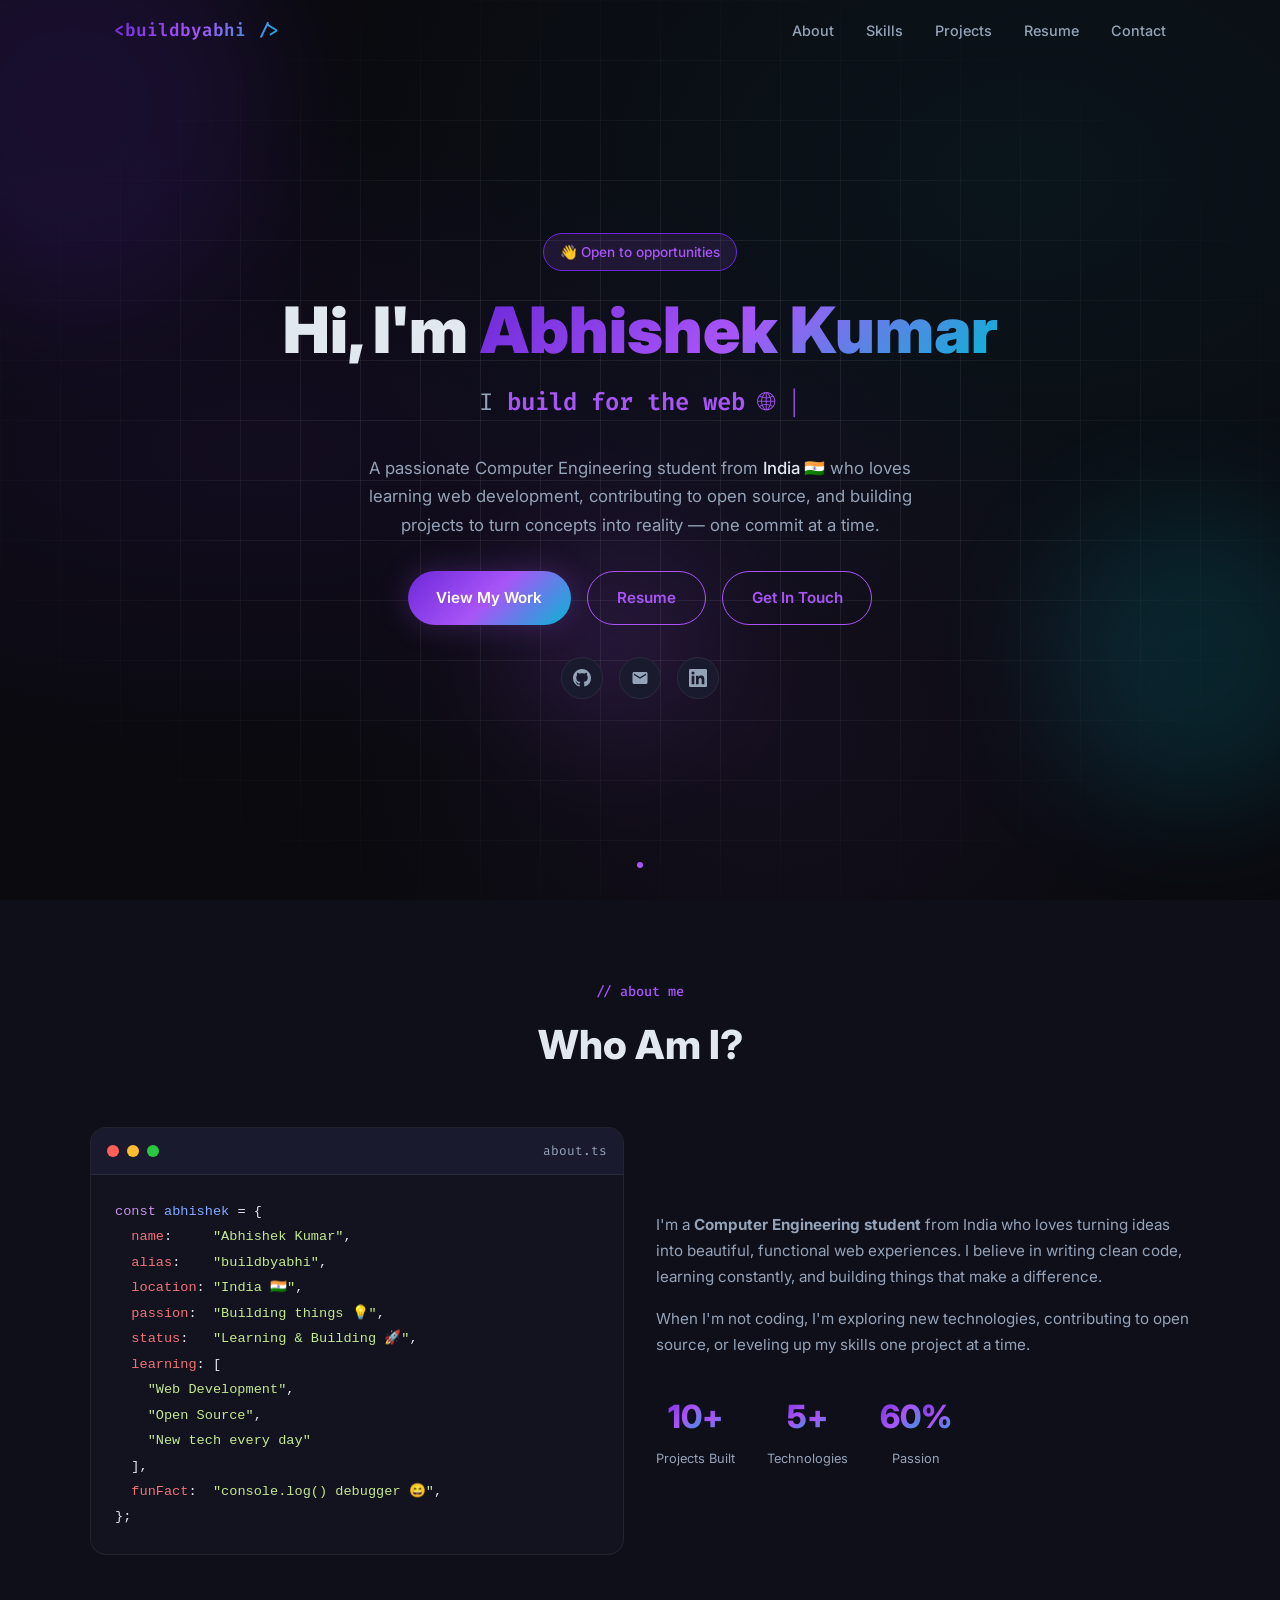
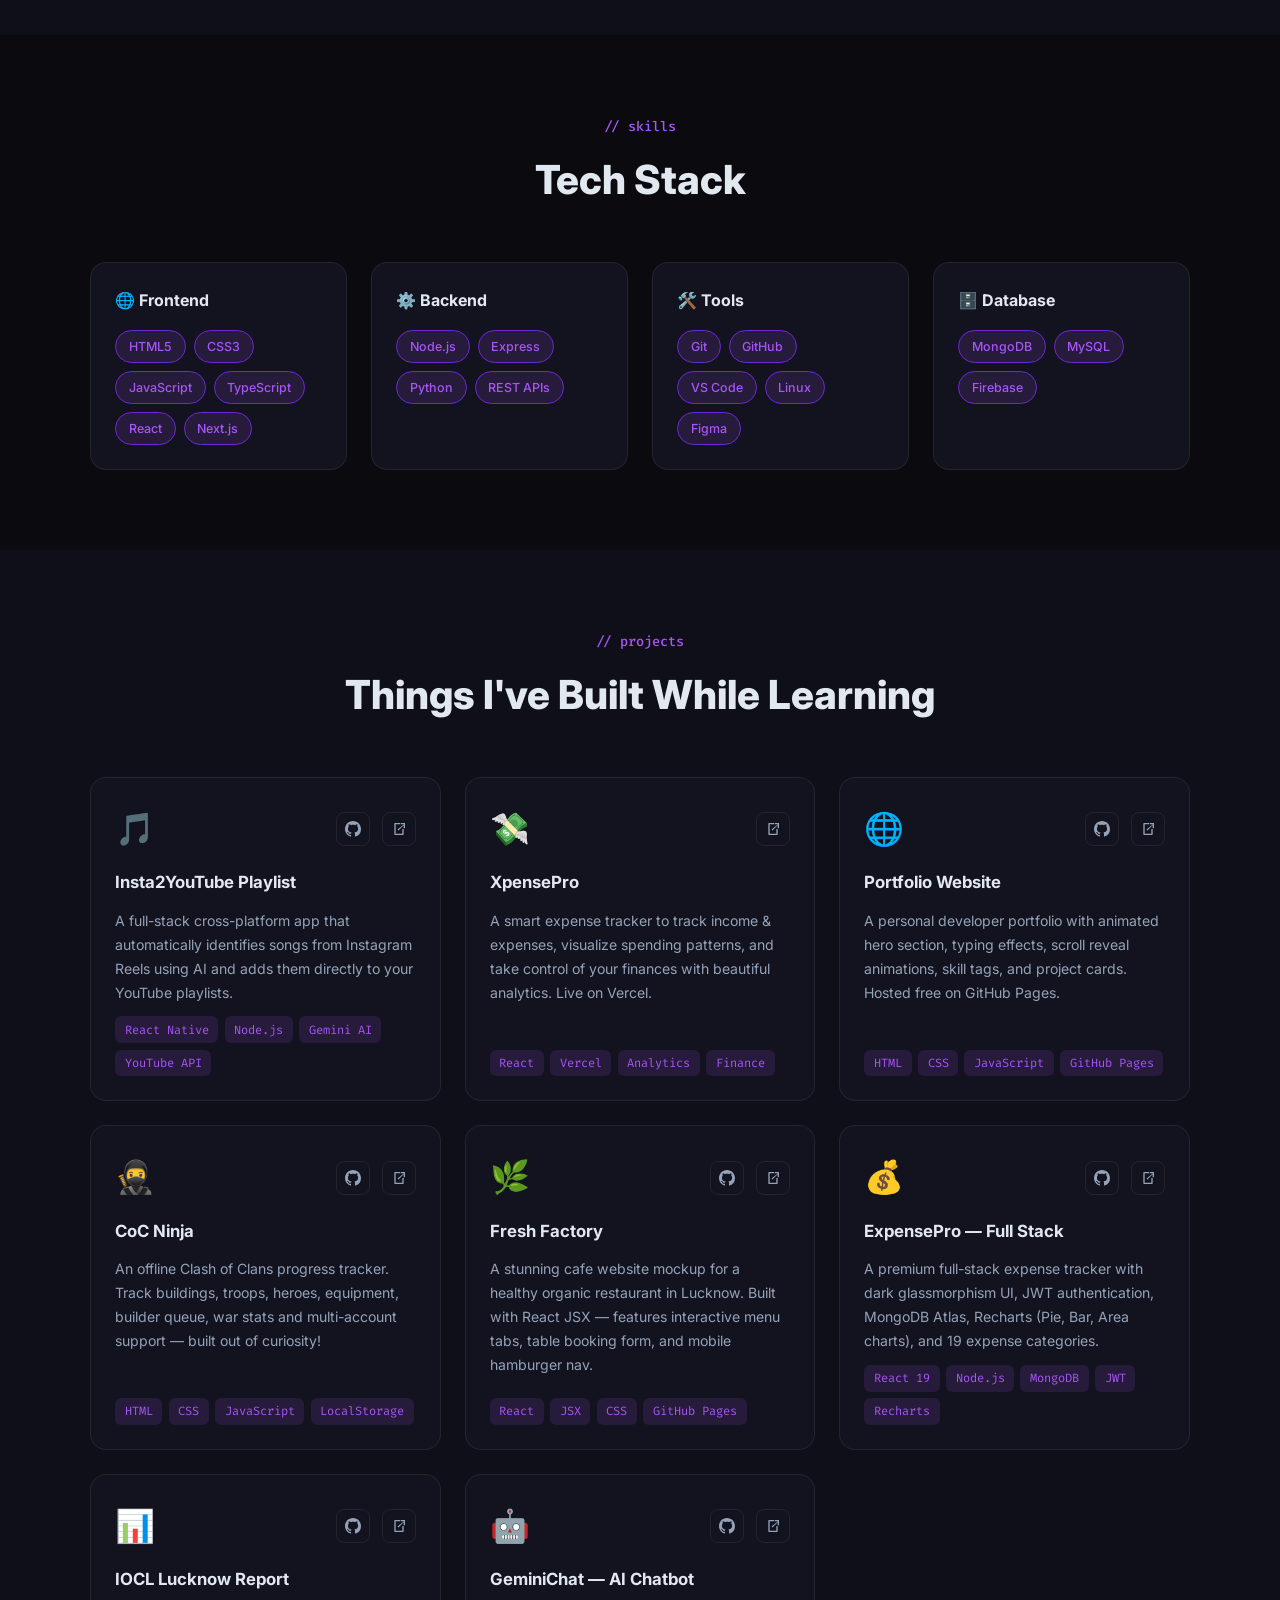
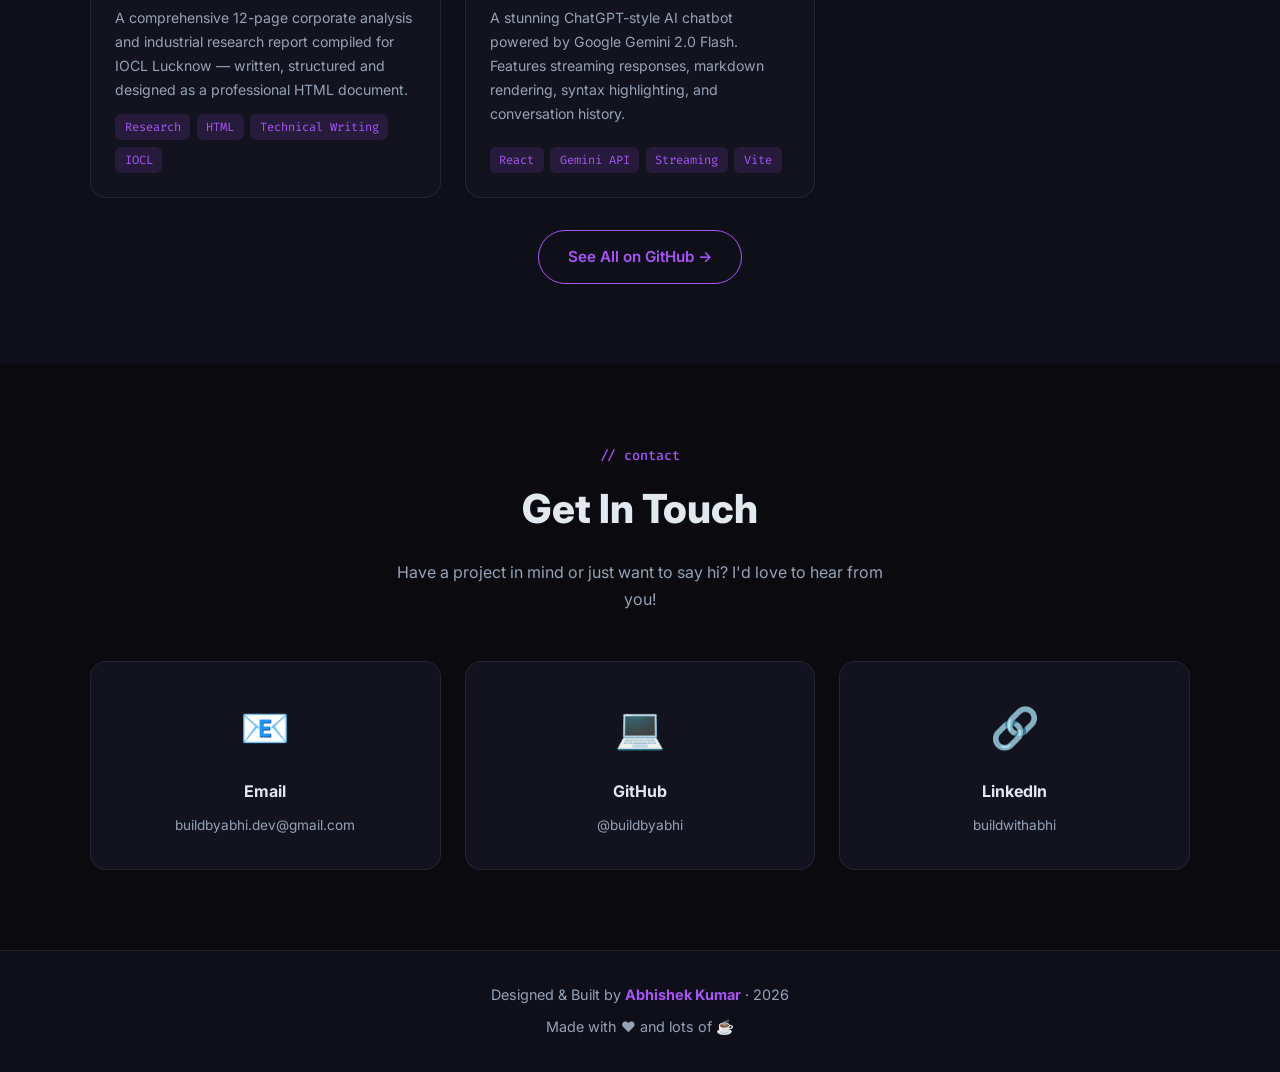
<file: index.html>
<!DOCTYPE html>
<html lang="en">
<head>
  <meta charset="UTF-8" />
  <meta name="viewport" content="width=device-width, initial-scale=1.0" />
  <title>Abhishek Kumar | Developer & Builder</title>
  <meta name="description" content="Portfolio of Abhishek Kumar — Computer Engineering Student, Aspiring Developer, and Open Source Enthusiast from India. Discover my projects and skills." />
  <meta name="keywords" content="Abhishek Kumar, buildbyabhi, developer, portfolio, full stack, web developer India, React developer, Node.js, Open Source" />
  <link rel="canonical" href="https://buildbyabhi.github.io/" />
  
  <!-- Open Graph / Facebook -->
  <meta property="og:type" content="website" />
  <meta property="og:url" content="https://buildbyabhi.github.io/" />
  <meta property="og:title" content="Abhishek Kumar | CS Student & Aspiring Developer" />
  <meta property="og:description" content="Computer Engineering student from India. Learning and building cool stuff, one commit at a time." />
  <meta property="og:image" content="https://avatars.githubusercontent.com/u/289893993?v=4" />

  <!-- Twitter -->
  <meta property="twitter:card" content="summary_large_image" />
  <meta property="twitter:url" content="https://buildbyabhi.github.io/" />
  <meta property="twitter:title" content="Abhishek Kumar | CS Student & Aspiring Developer" />
  <meta property="twitter:description" content="Computer Engineering student from India. Learning and building cool stuff, one commit at a time." />
  <meta property="twitter:image" content="https://avatars.githubusercontent.com/u/289893993?v=4" />
  <link rel="preconnect" href="https://fonts.googleapis.com" />
  <link rel="preconnect" href="https://fonts.gstatic.com" crossorigin />
  <link href="https://fonts.googleapis.com/css2?family=Inter:wght@300;400;500;600;700;800;900&family=Fira+Code:wght@400;500;600&display=swap" rel="stylesheet" />
  <link rel="stylesheet" href="style.css" />
</head>
<body>

  <!-- ===== NAV ===== -->
  <nav id="navbar">
    <div class="nav-container">
      <a href="#home" class="nav-logo">&lt;buildbyabhi /&gt;</a>
      <ul class="nav-links" id="nav-links">
        <li><a href="#about">About</a></li>
        <li><a href="#skills">Skills</a></li>
        <li><a href="#projects">Projects</a></li>
        <li><a href="resume.html" target="_blank" rel="noopener">Resume</a></li>
        <li><a href="#contact">Contact</a></li>
      </ul>
      <button class="nav-toggle" id="nav-toggle" aria-label="Toggle menu">
        <span></span><span></span><span></span>
      </button>
    </div>
  </nav>

  <!-- ===== HERO ===== -->
  <section id="home" class="hero">
    <div class="hero-bg">
      <div class="orb orb-1"></div>
      <div class="orb orb-2"></div>
      <div class="orb orb-3"></div>
      <div class="grid-overlay"></div>
    </div>
    <div class="hero-content">
      <div class="hero-badge">👋 Open to opportunities</div>
      <h1 class="hero-title">
        Hi, I'm <span class="gradient-text">Abhishek Kumar</span>
      </h1>
      <div class="hero-subtitle">
        <span class="typed-prefix">I </span>
        <span class="typed-text" id="typed"></span>
        <span class="typed-cursor">|</span>
      </div>
      <p class="hero-desc">
        A passionate Computer Engineering student from <span class="highlight">India 🇮🇳</span> who loves
        learning web development, contributing to open source, and building projects to turn concepts into reality —
        one commit at a time.
      </p>
      <div class="hero-cta">
        <a href="#projects" class="btn btn-primary" id="view-work-btn">View My Work</a>
        <a href="resume.html" target="_blank" rel="noopener" class="btn btn-outline" id="resume-btn">Resume</a>
        <a href="#contact" class="btn btn-outline" id="contact-btn">Get In Touch</a>
      </div>
      <div class="hero-socials">
        <a href="https://github.com/buildbyabhi" target="_blank" rel="noopener" class="social-link" id="hero-github-link" aria-label="GitHub">
          <svg viewBox="0 0 24 24" fill="currentColor"><path d="M12 0C5.37 0 0 5.37 0 12c0 5.31 3.435 9.795 8.205 11.385.6.105.825-.255.825-.57 0-.285-.015-1.23-.015-2.235-3.015.555-3.795-.735-4.035-1.41-.135-.345-.72-1.41-1.23-1.695-.42-.225-1.02-.78-.015-.795.945-.015 1.62.87 1.845 1.23 1.08 1.815 2.805 1.305 3.495.99.105-.78.42-1.305.765-1.605-2.67-.3-5.46-1.335-5.46-5.925 0-1.305.465-2.385 1.23-3.225-.12-.3-.54-1.53.12-3.18 0 0 1.005-.315 3.3 1.23.96-.27 1.98-.405 3-.405s2.04.135 3 .405c2.295-1.56 3.3-1.23 3.3-1.23.66 1.65.24 2.88.12 3.18.765.84 1.23 1.905 1.23 3.225 0 4.605-2.805 5.625-5.475 5.925.435.375.81 1.095.81 2.22 0 1.605-.015 2.895-.015 3.3 0 .315.225.69.825.57A12.02 12.02 0 0 0 24 12c0-6.63-5.37-12-12-12z"/></svg>
        </a>
        <a href="mailto:buildbyabhi.dev@gmail.com" class="social-link" id="hero-email-link" aria-label="Email">
          <svg viewBox="0 0 24 24" fill="currentColor"><path d="M20 4H4c-1.1 0-2 .9-2 2v12c0 1.1.9 2 2 2h16c1.1 0 2-.9 2-2V6c0-1.1-.9-2-2-2zm0 4-8 5-8-5V6l8 5 8-5v2z"/></svg>
        </a>
        <a href="https://linkedin.com/in/buildwithabhi" target="_blank" rel="noopener" class="social-link" id="hero-linkedin-link" aria-label="LinkedIn">
          <svg viewBox="0 0 24 24" fill="currentColor"><path d="M20.447 20.452h-3.554v-5.569c0-1.328-.027-3.037-1.852-3.037-1.853 0-2.136 1.445-2.136 2.939v5.667H9.351V9h3.414v1.561h.046c.477-.9 1.637-1.85 3.37-1.85 3.601 0 4.267 2.37 4.267 5.455v6.286zM5.337 7.433a2.062 2.062 0 0 1-2.063-2.065 2.064 2.064 0 1 1 2.063 2.065zm1.782 13.019H3.555V9h3.564v11.452zM22.225 0H1.771C.792 0 0 .774 0 1.729v20.542C0 23.227.792 24 1.771 24h20.451C23.2 24 24 23.227 24 22.271V1.729C24 .774 23.2 0 22.222 0h.003z"/></svg>
        </a>
      </div>
    </div>
    <div class="scroll-indicator">
      <div class="scroll-dot"></div>
    </div>
  </section>

  <!-- ===== ABOUT ===== -->
  <section id="about" class="section about">
    <div class="container">
      <div class="section-header">
        <span class="section-tag">// about me</span>
        <h2 class="section-title">Who Am I?</h2>
      </div>
      <div class="about-grid">
        <div class="about-card code-card">
          <div class="code-header">
            <span class="dot red"></span>
            <span class="dot yellow"></span>
            <span class="dot green"></span>
            <span class="code-filename">about.ts</span>
          </div>
          <pre class="code-block"><code><span class="kw">const</span> <span class="var">abhishek</span> = {
  <span class="prop">name</span>:     <span class="str">"Abhishek Kumar"</span>,
  <span class="prop">alias</span>:    <span class="str">"buildbyabhi"</span>,
  <span class="prop">location</span>: <span class="str">"India 🇮🇳"</span>,
  <span class="prop">passion</span>:  <span class="str">"Building things 💡"</span>,
  <span class="prop">status</span>:   <span class="str">"Learning & Building 🚀"</span>,
  <span class="prop">learning</span>: [
    <span class="str">"Web Development"</span>,
    <span class="str">"Open Source"</span>,
    <span class="str">"New tech every day"</span>
  ],
  <span class="prop">funFact</span>:  <span class="str">"console.log() debugger 😄"</span>,
};</code></pre>
        </div>
        <div class="about-info">
          <p class="about-text">
            I'm a <strong>Computer Engineering student</strong> from India who loves turning ideas into
            beautiful, functional web experiences. I believe in writing clean code,
            learning constantly, and building things that make a difference.
          </p>
          <p class="about-text">
            When I'm not coding, I'm exploring new technologies, contributing to
            open source, or leveling up my skills one project at a time.
          </p>
          <div class="about-stats">
            <div class="stat-item">
              <span class="stat-num" data-target="10">0</span><span class="stat-num">+</span>
              <span class="stat-label">Projects Built</span>
            </div>
            <div class="stat-item">
              <span class="stat-num" data-target="5">0</span><span class="stat-num">+</span>
              <span class="stat-label">Technologies</span>
            </div>
            <div class="stat-item">
              <span class="stat-num" data-target="100">0</span><span class="stat-num">%</span>
              <span class="stat-label">Passion</span>
            </div>
          </div>
        </div>
      </div>
    </div>
  </section>

  <!-- ===== SKILLS ===== -->
  <section id="skills" class="section skills">
    <div class="container">
      <div class="section-header">
        <span class="section-tag">// skills</span>
        <h2 class="section-title">Tech Stack</h2>
      </div>
      <div class="skills-grid">
        <div class="skill-category">
          <h3 class="skill-cat-title">🌐 Frontend</h3>
          <div class="skill-tags">
            <span class="skill-tag">HTML5</span>
            <span class="skill-tag">CSS3</span>
            <span class="skill-tag">JavaScript</span>
            <span class="skill-tag">TypeScript</span>
            <span class="skill-tag">React</span>
            <span class="skill-tag">Next.js</span>
          </div>
        </div>
        <div class="skill-category">
          <h3 class="skill-cat-title">⚙️ Backend</h3>
          <div class="skill-tags">
            <span class="skill-tag">Node.js</span>
            <span class="skill-tag">Express</span>
            <span class="skill-tag">Python</span>
            <span class="skill-tag">REST APIs</span>
          </div>
        </div>
        <div class="skill-category">
          <h3 class="skill-cat-title">🛠️ Tools</h3>
          <div class="skill-tags">
            <span class="skill-tag">Git</span>
            <span class="skill-tag">GitHub</span>
            <span class="skill-tag">VS Code</span>
            <span class="skill-tag">Linux</span>
            <span class="skill-tag">Figma</span>
          </div>
        </div>
        <div class="skill-category">
          <h3 class="skill-cat-title">🗄️ Database</h3>
          <div class="skill-tags">
            <span class="skill-tag">MongoDB</span>
            <span class="skill-tag">MySQL</span>
            <span class="skill-tag">Firebase</span>
          </div>
        </div>
      </div>
    </div>
  </section>

  <!-- ===== PROJECTS ===== -->
  <section id="projects" class="section projects">
    <div class="container">
      <div class="section-header">
        <span class="section-tag">// projects</span>
        <h2 class="section-title">Things I've Built While Learning</h2>
      </div>
      <div class="projects-grid">

        <!-- Project 0: Insta2YouTube -->
        <div class="project-card" id="project-card-0">
          <div class="project-top">
            <span class="project-icon">🎵</span>
            <div class="project-links">
              <a href="https://github.com/buildbyabhi/Insta2YouTube" target="_blank" rel="noopener" aria-label="GitHub Repo" class="project-link">
                <svg viewBox="0 0 24 24" fill="currentColor"><path d="M12 0C5.37 0 0 5.37 0 12c0 5.31 3.435 9.795 8.205 11.385.6.105.825-.255.825-.57 0-.285-.015-1.23-.015-2.235-3.015.555-3.795-.735-4.035-1.41-.135-.345-.72-1.41-1.23-1.695-.42-.225-1.02-.78-.015-.795.945-.015 1.62.87 1.845 1.23 1.08 1.815 2.805 1.305 3.495.99.105-.78.42-1.305.765-1.605-2.67-.3-5.46-1.335-5.46-5.925 0-1.305.465-2.385 1.23-3.225-.12-.3-.54-1.53.12-3.18 0 0 1.005-.315 3.3 1.23.96-.27 1.98-.405 3-.405s2.04.135 3 .405c2.295-1.56 3.3-1.23 3.3-1.23.66 1.65.24 2.88.12 3.18.765.84 1.23 1.905 1.23 3.225 0 4.605-2.805 5.625-5.475 5.925.435.375.81 1.095.81 2.22 0 1.605-.015 2.895-.015 3.3 0 .315.225.69.825.57A12.02 12.02 0 0 0 24 12c0-6.63-5.37-12-12-12z"/></svg>
              </a>
              <a href="https://insta2-you-tube.vercel.app/" target="_blank" rel="noopener" aria-label="Live Demo" class="project-link">
                <svg viewBox="0 0 24 24" fill="currentColor"><path d="M14 3v2H7v14h10v-7h2v8a1 1 0 0 1-1 1H6a1 1 0 0 1-1-1V4a1 1 0 0 1 1-1h8zm7 0v8h-2V6.413l-7.793 7.794-1.414-1.414L19.585 5H15V3h6z"/></svg>
              </a>
            </div>
          </div>
          <h3 class="project-title">Insta2YouTube Playlist</h3>
          <p class="project-desc">A full-stack cross-platform app that automatically identifies songs from Instagram Reels using AI and adds them directly to your YouTube playlists.</p>
          <div class="project-tags">
            <span>React Native</span><span>Node.js</span><span>Gemini AI</span><span>YouTube API</span>
          </div>
        </div>

        <!-- Project 1: XpensePro -->
        <div class="project-card" id="project-card-1">
          <div class="project-top">
            <span class="project-icon">💸</span>
            <div class="project-links">
              <a href="https://xpensepro2026.vercel.app/" target="_blank" rel="noopener" aria-label="Live Site" class="project-link">
                <svg viewBox="0 0 24 24" fill="currentColor"><path d="M14 3v2H7v14h10v-7h2v8a1 1 0 0 1-1 1H6a1 1 0 0 1-1-1V4a1 1 0 0 1 1-1h8zm7 0v8h-2V6.413l-7.793 7.794-1.414-1.414L19.585 5H15V3h6z"/></svg>
              </a>
            </div>
          </div>
          <h3 class="project-title">XpensePro</h3>
          <p class="project-desc">A smart expense tracker to track income & expenses, visualize spending patterns, and take control of your finances with beautiful analytics. Live on Vercel.</p>
          <div class="project-tags">
            <span>React</span><span>Vercel</span><span>Analytics</span><span>Finance</span>
          </div>
        </div>

        <!-- Project 2: Portfolio Website -->
        <div class="project-card" id="project-card-2">
          <div class="project-top">
            <span class="project-icon">🌐</span>
            <div class="project-links">
              <a href="https://github.com/buildbyabhi/buildbyabhi.github.io" target="_blank" rel="noopener" aria-label="GitHub Repo" class="project-link">
                <svg viewBox="0 0 24 24" fill="currentColor"><path d="M12 0C5.37 0 0 5.37 0 12c0 5.31 3.435 9.795 8.205 11.385.6.105.825-.255.825-.57 0-.285-.015-1.23-.015-2.235-3.015.555-3.795-.735-4.035-1.41-.135-.345-.72-1.41-1.23-1.695-.42-.225-1.02-.78-.015-.795.945-.015 1.62.87 1.845 1.23 1.08 1.815 2.805 1.305 3.495.99.105-.78.42-1.305.765-1.605-2.67-.3-5.46-1.335-5.46-5.925 0-1.305.465-2.385 1.23-3.225-.12-.3-.54-1.53.12-3.18 0 0 1.005-.315 3.3 1.23.96-.27 1.98-.405 3-.405s2.04.135 3 .405c2.295-1.56 3.3-1.23 3.3-1.23.66 1.65.24 2.88.12 3.18.765.84 1.23 1.905 1.23 3.225 0 4.605-2.805 5.625-5.475 5.925.435.375.81 1.095.81 2.22 0 1.605-.015 2.895-.015 3.3 0 .315.225.69.825.57A12.02 12.02 0 0 0 24 12c0-6.63-5.37-12-12-12z"/></svg>
              </a>
              <a href="https://buildbyabhi.github.io" target="_blank" rel="noopener" aria-label="Live Site" class="project-link">
                <svg viewBox="0 0 24 24" fill="currentColor"><path d="M14 3v2H7v14h10v-7h2v8a1 1 0 0 1-1 1H6a1 1 0 0 1-1-1V4a1 1 0 0 1 1-1h8zm7 0v8h-2V6.413l-7.793 7.794-1.414-1.414L19.585 5H15V3h6z"/></svg>
              </a>
            </div>
          </div>
          <h3 class="project-title">Portfolio Website</h3>
          <p class="project-desc">A personal developer portfolio with animated hero section, typing effects, scroll reveal animations, skill tags, and project cards. Hosted free on GitHub Pages.</p>
          <div class="project-tags">
            <span>HTML</span><span>CSS</span><span>JavaScript</span><span>GitHub Pages</span>
          </div>
        </div>

        <!-- Project 3: CoC Ninja -->
        <div class="project-card" id="project-card-3">
          <div class="project-top">
            <span class="project-icon">🥷</span>
            <div class="project-links">
              <a href="https://github.com/buildbyabhi/coc-ninja-progress-tracker" target="_blank" rel="noopener" aria-label="GitHub Repo" class="project-link">
                <svg viewBox="0 0 24 24" fill="currentColor"><path d="M12 0C5.37 0 0 5.37 0 12c0 5.31 3.435 9.795 8.205 11.385.6.105.825-.255.825-.57 0-.285-.015-1.23-.015-2.235-3.015.555-3.795-.735-4.035-1.41-.135-.345-.72-1.41-1.23-1.695-.42-.225-1.02-.78-.015-.795.945-.015 1.62.87 1.845 1.23 1.08 1.815 2.805 1.305 3.495.99.105-.78.42-1.305.765-1.605-2.67-.3-5.46-1.335-5.46-5.925 0-1.305.465-2.385 1.23-3.225-.12-.3-.54-1.53.12-3.18 0 0 1.005-.315 3.3 1.23.96-.27 1.98-.405 3-.405s2.04.135 3 .405c2.295-1.56 3.3-1.23 3.3-1.23.66 1.65.24 2.88.12 3.18.765.84 1.23 1.905 1.23 3.225 0 4.605-2.805 5.625-5.475 5.925.435.375.81 1.095.81 2.22 0 1.605-.015 2.895-.015 3.3 0 .315.225.69.825.57A12.02 12.02 0 0 0 24 12c0-6.63-5.37-12-12-12z"/></svg>
              </a>
              <a href="https://buildbyabhi.github.io/coc-ninja-progress-tracker" target="_blank" rel="noopener" aria-label="Live Demo" class="project-link">
                <svg viewBox="0 0 24 24" fill="currentColor"><path d="M14 3v2H7v14h10v-7h2v8a1 1 0 0 1-1 1H6a1 1 0 0 1-1-1V4a1 1 0 0 1 1-1h8zm7 0v8h-2V6.413l-7.793 7.794-1.414-1.414L19.585 5H15V3h6z"/></svg>
              </a>
            </div>
          </div>
          <h3 class="project-title">CoC Ninja</h3>
          <p class="project-desc">An offline Clash of Clans progress tracker. Track buildings, troops, heroes, equipment, builder queue, war stats and multi-account support — built out of curiosity!</p>
          <div class="project-tags">
            <span>HTML</span><span>CSS</span><span>JavaScript</span><span>LocalStorage</span>
          </div>
        </div>

        <!-- Project 4: Fresh Factory -->
        <div class="project-card" id="project-card-4">
          <div class="project-top">
            <span class="project-icon">🌿</span>
            <div class="project-links">
              <a href="https://github.com/buildbyabhi/fresh-factory" target="_blank" rel="noopener" aria-label="GitHub Repo" class="project-link">
                <svg viewBox="0 0 24 24" fill="currentColor"><path d="M12 0C5.37 0 0 5.37 0 12c0 5.31 3.435 9.795 8.205 11.385.6.105.825-.255.825-.57 0-.285-.015-1.23-.015-2.235-3.015.555-3.795-.735-4.035-1.41-.135-.345-.72-1.41-1.23-1.695-.42-.225-1.02-.78-.015-.795.945-.015 1.62.87 1.845 1.23 1.08 1.815 2.805 1.305 3.495.99.105-.78.42-1.305.765-1.605-2.67-.3-5.46-1.335-5.46-5.925 0-1.305.465-2.385 1.23-3.225-.12-.3-.54-1.53.12-3.18 0 0 1.005-.315 3.3 1.23.96-.27 1.98-.405 3-.405s2.04.135 3 .405c2.295-1.56 3.3-1.23 3.3-1.23.66 1.65.24 2.88.12 3.18.765.84 1.23 1.905 1.23 3.225 0 4.605-2.805 5.625-5.475 5.925.435.375.81 1.095.81 2.22 0 1.605-.015 2.895-.015 3.3 0 .315.225.69.825.57A12.02 12.02 0 0 0 24 12c0-6.63-5.37-12-12-12z"/></svg>
              </a>
              <a href="https://buildbyabhi.github.io/fresh-factory" target="_blank" rel="noopener" aria-label="Live Demo" class="project-link">
                <svg viewBox="0 0 24 24" fill="currentColor"><path d="M14 3v2H7v14h10v-7h2v8a1 1 0 0 1-1 1H6a1 1 0 0 1-1-1V4a1 1 0 0 1 1-1h8zm7 0v8h-2V6.413l-7.793 7.794-1.414-1.414L19.585 5H15V3h6z"/></svg>
              </a>
            </div>
          </div>
          <h3 class="project-title">Fresh Factory</h3>
          <p class="project-desc">A stunning cafe website mockup for a healthy organic restaurant in Lucknow. Built with React JSX — features interactive menu tabs, table booking form, and mobile hamburger nav.</p>
          <div class="project-tags">
            <span>React</span><span>JSX</span><span>CSS</span><span>GitHub Pages</span>
          </div>
        </div>

        <!-- Project 5: ExpensePro Full-Stack -->
        <div class="project-card" id="project-card-5">
          <div class="project-top">
            <span class="project-icon">💰</span>
            <div class="project-links">
              <a href="https://github.com/buildbyabhi/expensepro-fullstack" target="_blank" rel="noopener" aria-label="GitHub Repo" class="project-link">
                <svg viewBox="0 0 24 24" fill="currentColor"><path d="M12 0C5.37 0 0 5.37 0 12c0 5.31 3.435 9.795 8.205 11.385.6.105.825-.255.825-.57 0-.285-.015-1.23-.015-2.235-3.015.555-3.795-.735-4.035-1.41-.135-.345-.72-1.41-1.23-1.695-.42-.225-1.02-.78-.015-.795.945-.015 1.62.87 1.845 1.23 1.08 1.815 2.805 1.305 3.495.99.105-.78.42-1.305.765-1.605-2.67-.3-5.46-1.335-5.46-5.925 0-1.305.465-2.385 1.23-3.225-.12-.3-.54-1.53.12-3.18 0 0 1.005-.315 3.3 1.23.96-.27 1.98-.405 3-.405s2.04.135 3 .405c2.295-1.56 3.3-1.23 3.3-1.23.66 1.65.24 2.88.12 3.18.765.84 1.23 1.905 1.23 3.225 0 4.605-2.805 5.625-5.475 5.925.435.375.81 1.095.81 2.22 0 1.605-.015 2.895-.015 3.3 0 .315.225.69.825.57A12.02 12.02 0 0 0 24 12c0-6.63-5.37-12-12-12z"/></svg>
              </a>
              <a href="https://expensepro-fullstack.vercel.app" target="_blank" rel="noopener" aria-label="Live Demo" class="project-link">
                <svg viewBox="0 0 24 24" fill="currentColor"><path d="M14 3v2H7v14h10v-7h2v8a1 1 0 0 1-1 1H6a1 1 0 0 1-1-1V4a1 1 0 0 1 1-1h8zm7 0v8h-2V6.413l-7.793 7.794-1.414-1.414L19.585 5H15V3h6z"/></svg>
              </a>
            </div>
          </div>
          <h3 class="project-title">ExpensePro — Full Stack</h3>
          <p class="project-desc">A premium full-stack expense tracker with dark glassmorphism UI, JWT authentication, MongoDB Atlas, Recharts (Pie, Bar, Area charts), and 19 expense categories.</p>
          <div class="project-tags">
            <span>React 19</span><span>Node.js</span><span>MongoDB</span><span>JWT</span><span>Recharts</span>
          </div>
        </div>

        <!-- Project 6: IOCL Research Report -->
        <div class="project-card" id="project-card-6">
          <div class="project-top">
            <span class="project-icon">📊</span>
            <div class="project-links">
              <a href="https://github.com/buildbyabhi/iocl-lucknow-report" target="_blank" rel="noopener" aria-label="GitHub Repo" class="project-link">
                <svg viewBox="0 0 24 24" fill="currentColor"><path d="M12 0C5.37 0 0 5.37 0 12c0 5.31 3.435 9.795 8.205 11.385.6.105.825-.255.825-.57 0-.285-.015-1.23-.015-2.235-3.015.555-3.795-.735-4.035-1.41-.135-.345-.72-1.41-1.23-1.695-.42-.225-1.02-.78-.015-.795.945-.015 1.62.87 1.845 1.23 1.08 1.815 2.805 1.305 3.495.99.105-.78.42-1.305.765-1.605-2.67-.3-5.46-1.335-5.46-5.925 0-1.305.465-2.385 1.23-3.225-.12-.3-.54-1.53.12-3.18 0 0 1.005-.315 3.3 1.23.96-.27 1.98-.405 3-.405s2.04.135 3 .405c2.295-1.56 3.3-1.23 3.3-1.23.66 1.65.24 2.88.12 3.18.765.84 1.23 1.905 1.23 3.225 0 4.605-2.805 5.625-5.475 5.925.435.375.81 1.095.81 2.22 0 1.605-.015 2.895-.015 3.3 0 .315.225.69.825.57A12.02 12.02 0 0 0 24 12c0-6.63-5.37-12-12-12z"/></svg>
              </a>
              <a href="https://buildbyabhi.github.io/iocl-lucknow-report" target="_blank" rel="noopener" aria-label="Live Report" class="project-link">
                <svg viewBox="0 0 24 24" fill="currentColor"><path d="M14 3v2H7v14h10v-7h2v8a1 1 0 0 1-1 1H6a1 1 0 0 1-1-1V4a1 1 0 0 1 1-1h8zm7 0v8h-2V6.413l-7.793 7.794-1.414-1.414L19.585 5H15V3h6z"/></svg>
              </a>
            </div>
          </div>
          <h3 class="project-title">IOCL Lucknow Report</h3>
          <p class="project-desc">A comprehensive 12-page corporate analysis and industrial research report compiled for IOCL Lucknow — written, structured and designed as a professional HTML document.</p>
          <div class="project-tags">
            <span>Research</span><span>HTML</span><span>Technical Writing</span><span>IOCL</span>
          </div>
        </div>

        <!-- Project 7: GeminiChat -->
        <div class="project-card" id="project-card-7">
          <div class="project-top">
            <span class="project-icon">🤖</span>
            <div class="project-links">
              <a href="https://github.com/buildbyabhi/gemini-chat" target="_blank" rel="noopener" aria-label="GitHub Repo" class="project-link">
                <svg viewBox="0 0 24 24" fill="currentColor"><path d="M12 0C5.37 0 0 5.37 0 12c0 5.31 3.435 9.795 8.205 11.385.6.105.825-.255.825-.57 0-.285-.015-1.23-.015-2.235-3.015.555-3.795-.735-4.035-1.41-.135-.345-.72-1.41-1.23-1.695-.42-.225-1.02-.78-.015-.795.945-.015 1.62.87 1.845 1.23 1.08 1.815 2.805 1.305 3.495.99.105-.78.42-1.305.765-1.605-2.67-.3-5.46-1.335-5.46-5.925 0-1.305.465-2.385 1.23-3.225-.12-.3-.54-1.53.12-3.18 0 0 1.005-.315 3.3 1.23.96-.27 1.98-.405 3-.405s2.04.135 3 .405c2.295-1.56 3.3-1.23 3.3-1.23.66 1.65.24 2.88.12 3.18.765.84 1.23 1.905 1.23 3.225 0 4.605-2.805 5.625-5.475 5.925.435.375.81 1.095.81 2.22 0 1.605-.015 2.895-.015 3.3 0 .315.225.69.825.57A12.02 12.02 0 0 0 24 12c0-6.63-5.37-12-12-12z"/></svg>
              </a>
              <a href="https://geeminiai.vercel.app" target="_blank" rel="noopener" aria-label="Live Demo" class="project-link">
                <svg viewBox="0 0 24 24" fill="currentColor"><path d="M14 3v2H7v14h10v-7h2v8a1 1 0 0 1-1 1H6a1 1 0 0 1-1-1V4a1 1 0 0 1 1-1h8zm7 0v8h-2V6.413l-7.793 7.794-1.414-1.414L19.585 5H15V3h6z"/></svg>
              </a>
            </div>
          </div>
          <h3 class="project-title">GeminiChat — AI Chatbot</h3>
          <p class="project-desc">A stunning ChatGPT-style AI chatbot powered by Google Gemini 2.0 Flash. Features streaming responses, markdown rendering, syntax highlighting, and conversation history.</p>
          <div class="project-tags">
            <span>React</span><span>Gemini API</span><span>Streaming</span><span>Vite</span>
          </div>
        </div>

      </div>
      <div class="projects-cta">
        <a href="https://github.com/buildbyabhi" target="_blank" rel="noopener" class="btn btn-outline" id="all-projects-btn">
          See All on GitHub →
        </a>
      </div>
    </div>
  </section>

  <!-- ===== CONTACT ===== -->
  <section id="contact" class="section contact">
    <div class="container">
      <div class="section-header">
        <span class="section-tag">// contact</span>
        <h2 class="section-title">Get In Touch</h2>
        <p class="section-sub">Have a project in mind or just want to say hi? I'd love to hear from you!</p>
      </div>
      <div class="contact-grid">
        <a href="mailto:buildbyabhi.dev@gmail.com" class="contact-card" id="contact-email">
          <div class="contact-icon">📧</div>
          <h3>Email</h3>
          <p>buildbyabhi.dev@gmail.com</p>
        </a>
        <a href="https://github.com/buildbyabhi" target="_blank" rel="noopener" class="contact-card" id="contact-github">
          <div class="contact-icon">💻</div>
          <h3>GitHub</h3>
          <p>@buildbyabhi</p>
        </a>
        <a href="https://linkedin.com/in/buildwithabhi" target="_blank" rel="noopener" class="contact-card" id="contact-linkedin">
          <div class="contact-icon">🔗</div>
          <h3>LinkedIn</h3>
          <p>buildwithabhi</p>
        </a>
      </div>
    </div>
  </section>

  <!-- ===== FOOTER ===== -->
  <footer class="footer">
    <div class="container">
      <p>Designed & Built by <a href="https://github.com/buildbyabhi" target="_blank" rel="noopener"><strong>Abhishek Kumar</strong></a> · <span id="footer-year"></span></p>
      <p class="footer-sub">Made with ❤️ and lots of ☕</p>
    </div>
  </footer>

  <script src="app.js"></script>
</body>
</html>
</file>
<file: style.css>
/* ===== ROOT & RESET ===== */
*, *::before, *::after { box-sizing: border-box; margin: 0; padding: 0; }

:root {
  --purple:      #a855f7;
  --purple-dark: #6d28d9;
  --purple-dim:  #a855f720;
  --cyan:        #06b6d4;
  --bg:          #0a0a0f;
  --bg2:         #0f0f1a;
  --bg3:         #13131f;
  --surface:     #1a1a2e;
  --border:      #ffffff12;
  --text:        #e2e8f0;
  --text-muted:  #94a3b8;
  --gradient:    linear-gradient(135deg, var(--purple-dark), var(--purple), var(--cyan));
}

html { scroll-behavior: smooth; }

body {
  font-family: 'Inter', sans-serif;
  background: var(--bg);
  color: var(--text);
  overflow-x: hidden;
  line-height: 1.7;
}

a { text-decoration: none; color: inherit; }
img { max-width: 100%; display: block; }

/* ===== SCROLLBAR ===== */
::-webkit-scrollbar { width: 6px; }
::-webkit-scrollbar-track { background: var(--bg); }
::-webkit-scrollbar-thumb { background: var(--purple-dark); border-radius: 999px; }

/* ===== SELECTION ===== */
::selection { background: var(--purple-dim); color: var(--purple); }

/* ===== NAV ===== */
#navbar {
  position: fixed; top: 0; left: 0; right: 0; z-index: 100;
  padding: 1rem 0;
  transition: all 0.3s ease;
}
#navbar.scrolled {
  background: rgba(10, 10, 15, 0.85);
  backdrop-filter: blur(20px);
  border-bottom: 1px solid var(--border);
  padding: 0.75rem 0;
}
.nav-container {
  max-width: 1100px; margin: 0 auto;
  padding: 0 1.5rem;
  display: flex; align-items: center; justify-content: space-between;
}
.nav-logo {
  font-family: 'Fira Code', monospace;
  font-size: 1.1rem; font-weight: 600;
  background: var(--gradient);
  -webkit-background-clip: text; -webkit-text-fill-color: transparent;
  background-clip: text;
}
.nav-links {
  display: flex; gap: 2rem; list-style: none;
}
.nav-links a {
  font-size: 0.9rem; font-weight: 500;
  color: var(--text-muted);
  transition: color 0.2s;
  position: relative;
}
.nav-links a::after {
  content: ''; position: absolute;
  bottom: -4px; left: 0; right: 0; height: 2px;
  background: var(--gradient);
  transform: scaleX(0); transition: transform 0.2s;
  border-radius: 999px;
}
.nav-links a:hover { color: var(--text); }
.nav-links a:hover::after { transform: scaleX(1); }
.nav-toggle {
  display: none; flex-direction: column; gap: 5px;
  background: none; border: none; cursor: pointer; padding: 4px;
}
.nav-toggle span {
  display: block; width: 24px; height: 2px;
  background: var(--text); border-radius: 2px;
  transition: all 0.3s ease;
}

/* ===== HERO ===== */
.hero {
  min-height: 100vh;
  display: flex; align-items: center; justify-content: center;
  position: relative; overflow: hidden;
  padding: 6rem 1.5rem 4rem;
}
.hero-bg {
  position: absolute; inset: 0; z-index: 0;
  background: radial-gradient(ellipse at 20% 50%, #6d28d915 0%, transparent 50%),
              radial-gradient(ellipse at 80% 20%, #06b6d410 0%, transparent 50%),
              radial-gradient(ellipse at 60% 80%, #a855f710 0%, transparent 40%);
}
.orb {
  position: absolute; border-radius: 50%;
  filter: blur(60px); opacity: 0.15;
  animation: float 8s ease-in-out infinite;
}
.orb-1 { width: 400px; height: 400px; background: var(--purple-dark); top: -10%; left: -10%; animation-delay: 0s; }
.orb-2 { width: 300px; height: 300px; background: var(--cyan); bottom: 10%; right: -5%; animation-delay: -3s; }
.orb-3 { width: 200px; height: 200px; background: var(--purple); top: 60%; left: 40%; animation-delay: -5s; }
.grid-overlay {
  position: absolute; inset: 0;
  background-image: linear-gradient(var(--border) 1px, transparent 1px),
                    linear-gradient(90deg, var(--border) 1px, transparent 1px);
  background-size: 60px 60px;
  mask-image: radial-gradient(ellipse at center, black 30%, transparent 80%);
}
@keyframes float {
  0%, 100% { transform: translateY(0) scale(1); }
  50% { transform: translateY(-30px) scale(1.05); }
}
.hero-content {
  position: relative; z-index: 1;
  text-align: center; max-width: 750px;
}
.hero-badge {
  display: inline-flex; align-items: center; gap: 0.5rem;
  background: var(--purple-dim);
  border: 1px solid var(--purple-dark);
  color: var(--purple);
  padding: 0.4rem 1rem; border-radius: 999px;
  font-size: 0.85rem; font-weight: 500;
  margin-bottom: 1.5rem;
  animation: fadeInDown 0.6s ease;
}
.hero-title {
  font-size: clamp(2.5rem, 6vw, 4rem);
  font-weight: 900; line-height: 1.1;
  margin-bottom: 1rem;
  animation: fadeInUp 0.6s 0.1s ease both;
}
.gradient-text {
  background: var(--gradient);
  -webkit-background-clip: text; -webkit-text-fill-color: transparent;
  background-clip: text;
}
.hero-subtitle {
  font-family: 'Fira Code', monospace;
  font-size: clamp(1.1rem, 3vw, 1.5rem);
  color: var(--text-muted); margin-bottom: 1.5rem;
  animation: fadeInUp 0.6s 0.2s ease both;
  min-height: 2em;
}
.typed-text { color: var(--purple); font-weight: 600; }
.typed-cursor {
  color: var(--purple); font-weight: 300;
  animation: blink 1s step-end infinite;
}
@keyframes blink { 0%, 100% { opacity: 1; } 50% { opacity: 0; } }
.hero-desc {
  font-size: 1.05rem; color: var(--text-muted); max-width: 560px;
  margin: 0 auto 2rem;
  animation: fadeInUp 0.6s 0.3s ease both;
}
.highlight { color: var(--text); font-weight: 500; }
.hero-cta {
  display: flex; gap: 1rem; justify-content: center; flex-wrap: wrap;
  margin-bottom: 2rem;
  animation: fadeInUp 0.6s 0.4s ease both;
}
.btn {
  padding: 0.8rem 1.8rem; border-radius: 999px;
  font-size: 0.95rem; font-weight: 600;
  transition: all 0.25s ease; cursor: pointer;
  display: inline-flex; align-items: center; gap: 0.5rem;
}
.btn-primary {
  background: var(--gradient); color: white;
  box-shadow: 0 0 30px #a855f740;
}
.btn-primary:hover { transform: translateY(-2px); box-shadow: 0 0 40px #a855f760; }
.btn-outline {
  border: 1px solid var(--purple);
  color: var(--purple); background: transparent;
}
.btn-outline:hover {
  background: var(--purple-dim); transform: translateY(-2px);
}
.hero-socials {
  display: flex; gap: 1rem; justify-content: center;
  animation: fadeInUp 0.6s 0.5s ease both;
}
.social-link {
  width: 42px; height: 42px;
  border: 1px solid var(--border); border-radius: 50%;
  display: flex; align-items: center; justify-content: center;
  color: var(--text-muted); background: var(--surface);
  transition: all 0.25s ease;
}
.social-link svg { width: 18px; height: 18px; }
.social-link:hover {
  border-color: var(--purple); color: var(--purple);
  background: var(--purple-dim); transform: translateY(-3px);
  box-shadow: 0 0 15px var(--purple-dim);
}
.scroll-indicator {
  position: absolute; bottom: 2rem; left: 50%;
  transform: translateX(-50%);
  display: flex; flex-direction: column; align-items: center;
  animation: fadeIn 1s 1s ease both;
}
.scroll-dot {
  width: 6px; height: 6px; border-radius: 50%;
  background: var(--purple);
  animation: scrollBounce 2s ease infinite;
}
@keyframes scrollBounce {
  0%, 100% { transform: translateY(0); opacity: 1; }
  50% { transform: translateY(10px); opacity: 0.3; }
}

/* ===== SECTIONS ===== */
.section { padding: 5rem 1.5rem; }
.container { max-width: 1100px; margin: 0 auto; }
.section-header { text-align: center; margin-bottom: 3rem; }
.section-tag {
  font-family: 'Fira Code', monospace;
  font-size: 0.85rem; color: var(--purple);
  font-weight: 500; display: block; margin-bottom: 0.5rem;
}
.section-title {
  font-size: clamp(1.8rem, 4vw, 2.5rem);
  font-weight: 800; margin-bottom: 1rem;
}
.section-sub { color: var(--text-muted); max-width: 500px; margin: 0 auto; }

/* ===== ABOUT ===== */
.about { background: var(--bg2); }
.about-grid {
  display: grid; grid-template-columns: 1fr 1fr;
  gap: 2rem; align-items: center;
}
.code-card {
  background: var(--bg3);
  border: 1px solid var(--border); border-radius: 16px;
  overflow: hidden;
}
.code-header {
  display: flex; align-items: center; gap: 0.5rem;
  padding: 0.75rem 1rem;
  background: var(--surface);
  border-bottom: 1px solid var(--border);
}
.dot { width: 12px; height: 12px; border-radius: 50%; }
.dot.red { background: #ff5f57; }
.dot.yellow { background: #febc2e; }
.dot.green { background: #28c840; }
.code-filename {
  margin-left: auto; font-family: 'Fira Code', monospace;
  font-size: 0.8rem; color: var(--text-muted);
}
.code-block {
  padding: 1.5rem; font-family: 'Fira Code', monospace;
  font-size: 0.85rem; line-height: 1.8;
  overflow-x: auto;
}
.kw { color: #c792ea; }
.var { color: #82aaff; }
.prop { color: #f07178; }
.str { color: #c3e88d; }
.about-text {
  color: var(--text-muted); margin-bottom: 1rem; font-size: 0.95rem;
}
.about-stats {
  display: flex; gap: 2rem; margin-top: 2rem;
}
.stat-item { text-align: center; }
.stat-num {
  display: inline-block;
  font-size: 2rem; font-weight: 800;
  background: var(--gradient);
  -webkit-background-clip: text; -webkit-text-fill-color: transparent;
  background-clip: text;
}
.stat-label {
  display: block; font-size: 0.8rem;
  color: var(--text-muted); margin-top: 0.25rem;
}

/* ===== SKILLS ===== */
.skills { background: var(--bg); }
.skills-grid {
  display: grid; grid-template-columns: repeat(auto-fit, minmax(220px, 1fr));
  gap: 1.5rem;
}
.skill-category {
  background: var(--bg3);
  border: 1px solid var(--border); border-radius: 16px;
  padding: 1.5rem;
  transition: border-color 0.3s, transform 0.3s;
}
.skill-category:hover {
  border-color: var(--purple); transform: translateY(-4px);
}
.skill-cat-title {
  font-size: 1rem; font-weight: 700;
  margin-bottom: 1rem; color: var(--text);
}
.skill-tags { display: flex; flex-wrap: wrap; gap: 0.5rem; }
.skill-tag {
  font-size: 0.78rem; font-weight: 500;
  background: var(--purple-dim);
  color: var(--purple); padding: 0.3rem 0.8rem;
  border-radius: 999px; border: 1px solid var(--purple-dark);
  transition: all 0.2s;
}
.skill-tag:hover {
  background: var(--purple); color: white;
  transform: scale(1.05);
}

/* ===== PROJECTS ===== */
.projects { background: var(--bg2); }
.projects-grid {
  display: grid; grid-template-columns: repeat(auto-fit, minmax(280px, 1fr));
  gap: 1.5rem; margin-bottom: 2rem;
}
.project-card {
  background: var(--bg3);
  border: 1px solid var(--border); border-radius: 16px;
  padding: 1.5rem;
  transition: all 0.3s ease; cursor: default;
  display: flex; flex-direction: column; gap: 0.75rem;
}
.project-card:hover {
  border-color: var(--purple); transform: translateY(-6px);
  box-shadow: 0 20px 40px rgba(168, 85, 247, 0.1);
}
.project-card.coming-soon { opacity: 0.6; }
.project-top {
  display: flex; align-items: center; justify-content: space-between;
}
.project-icon { font-size: 2rem; }
.project-links { display: flex; gap: 0.75rem; }
.project-link {
  width: 34px; height: 34px;
  border: 1px solid var(--border); border-radius: 8px;
  display: flex; align-items: center; justify-content: center;
  color: var(--text-muted); transition: all 0.2s;
}
.project-link svg { width: 16px; height: 16px; }
.project-link:hover {
  border-color: var(--purple); color: var(--purple);
  background: var(--purple-dim);
}
.project-title { font-size: 1.05rem; font-weight: 700; }
.project-desc { font-size: 0.88rem; color: var(--text-muted); flex: 1; }
.project-tags { display: flex; flex-wrap: wrap; gap: 0.4rem; }
.project-tags span {
  font-size: 0.75rem; font-family: 'Fira Code', monospace;
  color: var(--purple); background: var(--purple-dim);
  padding: 0.2rem 0.6rem; border-radius: 6px;
}
.projects-cta { text-align: center; }

/* ===== CONTACT ===== */
.contact { background: var(--bg); }
.contact-grid {
  display: grid; grid-template-columns: repeat(auto-fit, minmax(220px, 1fr));
  gap: 1.5rem;
}
.contact-card {
  background: var(--bg3);
  border: 1px solid var(--border); border-radius: 16px;
  padding: 2rem 1.5rem; text-align: center;
  transition: all 0.3s; display: block;
}
.contact-card:hover {
  border-color: var(--purple); transform: translateY(-6px);
  box-shadow: 0 20px 40px rgba(168, 85, 247, 0.1);
}
.contact-icon { font-size: 2.5rem; margin-bottom: 1rem; }
.contact-card h3 { font-size: 1rem; font-weight: 700; margin-bottom: 0.5rem; }
.contact-card p { font-size: 0.85rem; color: var(--text-muted); word-break: break-all; }

/* ===== FOOTER ===== */
.footer {
  background: var(--bg2);
  border-top: 1px solid var(--border);
  padding: 2rem 1.5rem; text-align: center;
}
.footer p { font-size: 0.9rem; color: var(--text-muted); }
.footer a { color: var(--purple); }
.footer-sub { font-size: 0.8rem; margin-top: 0.5rem; }

/* ===== ANIMATIONS ===== */
@keyframes fadeInUp {
  from { opacity: 0; transform: translateY(30px); }
  to   { opacity: 1; transform: translateY(0); }
}
@keyframes fadeInDown {
  from { opacity: 0; transform: translateY(-20px); }
  to   { opacity: 1; transform: translateY(0); }
}
@keyframes fadeIn {
  from { opacity: 0; } to { opacity: 1; }
}
.reveal {
  opacity: 0; transform: translateY(40px);
  transition: opacity 0.6s ease, transform 0.6s ease;
}
.reveal.visible { opacity: 1; transform: translateY(0); }

/* ===== RESPONSIVE ===== */
@media (max-width: 768px) {
  .nav-links { display: none; flex-direction: column; gap: 1rem; }
  .nav-links.open {
    display: flex; position: absolute; top: 100%; left: 0; right: 0;
    background: rgba(10, 10, 15, 0.97);
    padding: 1.5rem; border-bottom: 1px solid var(--border);
  }
  .nav-toggle { display: flex; }
  .about-grid { grid-template-columns: 1fr; }
  .about-stats { gap: 1rem; }
  .hero-cta { flex-direction: column; align-items: center; }
}
</file>
